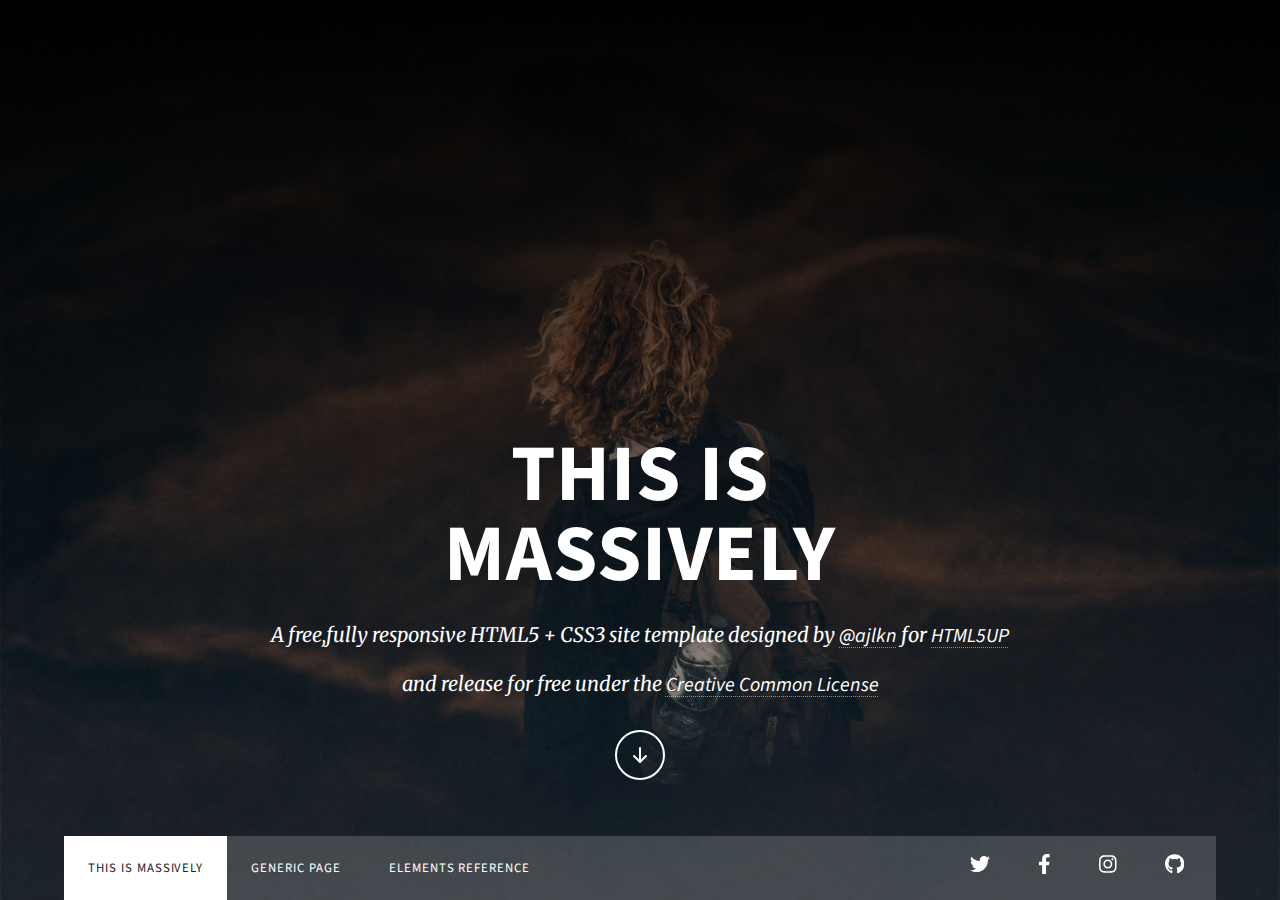
<file: index.html>
<!DOCTYPE html>
<html lang="en">
  <head>
    <meta charset="UTF-8" />
    <meta http-equiv="X-UA-Compatible" content="IE=edge" />
    <meta name="viewport" content="width=device-width, initial-scale=1.0" />
    <link rel="stylesheet" href="style.css" />
    <title>codedamn Project</title>
  </head>
  <body>
    <!-- start writing your code -->
    <div class="container">
      <header class="header">
        <h1>
          This is <br />
          Massively
        </h1>
      </header>

      <main class="main-content">
        <p>
          A free,fully responsive HTML5 + CSS3 site template designed by
          <a href="#">@ajlkn</a> for <a href="#">HTML5UP</a>
        </p>

        <p>
          and release for free under the <a href="#">Creative Common License</a>
        </p>
      </main>

      <section class="arrow">
        <a href="#">
          <svg
            class="arrow"
            width="30"
            height="30"
            viewBox="0 0 30 30"
            xmlns="http://www.w3.org/2000/svg"
            preserveAspectRatio="xMidYMid meet"
            role="img"
            aria-hidden="true"
          >
            <g>
              <title>Layer 1</title>
              <g id="svg_3">
                <path
                  id="svg_2"
                  d="m15,27c-6.62983,0 -12,-5.37017 -12,-12c0,-6.62983 5.37017,-12 12,-12c6.62983,0 12,5.37017 12,12c0,6.62983 -5.37017,12 -12,12z"
                  opacity="undefined"
                  stroke="currentColor"
                  fill="none"
                ></path>
                <path
                  id="svg_1"
                  d="m15.00014,10.99955a0.5,0.5 0 0 1 0.5,0.5l0,5.793l2.146,-2.147a0.5,0.5 0 0 1 0.708,0.708l-3,3a0.5,0.5 0 0 1 -0.708,0l-3,-3a0.5,0.5 0 1 1 0.708,-0.708l2.146,2.147l0,-5.793a0.5,0.5 0 0 1 0.5,-0.5z"
                  fill-rule="evenodd"
                  fill="currentColor"
                ></path>
              </g>
            </g>
          </svg>
        </a>
      </section>
    </div>

    <nav class="nav">
      <ul class="nav-list">
        <li>
          <a class="active nav-link" href="#">this is massively</a>
        </li>
        <li><a class="nav-link" href="#">generic page</a></li>
        <li><a class="nav-link" href="#">elements reference</a></li>
      </ul>

      <ul class="sm-links">
        <li>
          <a href="#" class="sm-icons">
            <svg
              class="twitter"
              xmlns="http://www.w3.org/2000/svg"
              aria-hidden="true"
              role="img"
              width="1em"
              height="1em"
              preserveAspectRatio="xMidYMid meet"
              viewBox="0 0 512 512"
            >
              <path
                fill="currentColor"
                d="M459.37 151.716c.325 4.548.325 9.097.325 13.645c0 138.72-105.583 298.558-298.558 298.558c-59.452 0-114.68-17.219-161.137-47.106c8.447.974 16.568 1.299 25.34 1.299c49.055 0 94.213-16.568 130.274-44.832c-46.132-.975-84.792-31.188-98.112-72.772c6.498.974 12.995 1.624 19.818 1.624c9.421 0 18.843-1.3 27.614-3.573c-48.081-9.747-84.143-51.98-84.143-102.985v-1.299c13.969 7.797 30.214 12.67 47.431 13.319c-28.264-18.843-46.781-51.005-46.781-87.391c0-19.492 5.197-37.36 14.294-52.954c51.655 63.675 129.3 105.258 216.365 109.807c-1.624-7.797-2.599-15.918-2.599-24.04c0-57.828 46.782-104.934 104.934-104.934c30.213 0 57.502 12.67 76.67 33.137c23.715-4.548 46.456-13.32 66.599-25.34c-7.798 24.366-24.366 44.833-46.132 57.827c21.117-2.273 41.584-8.122 60.426-16.243c-14.292 20.791-32.161 39.308-52.628 54.253z"
              />
            </svg>
          </a>
        </li>
        <li>
          <a href="#" class="sm-icons">
            <svg
              class="facebook"
              xmlns="http://www.w3.org/2000/svg"
              aria-hidden="true"
              role="img"
              width="0.63em"
              height="1em"
              preserveAspectRatio="xMidYMid meet"
              viewBox="0 0 320 512"
            >
              <path
                fill="currentColor"
                d="m279.14 288l14.22-92.66h-88.91v-60.13c0-25.35 12.42-50.06 52.24-50.06h40.42V6.26S260.43 0 225.36 0c-73.22 0-121.08 44.38-121.08 124.72v70.62H22.89V288h81.39v224h100.17V288z"
              />
            </svg>
          </a>
        </li>
        <li>
          <a href="#" class="sm-icons">
            <svg
              class="instagram"
              xmlns="http://www.w3.org/2000/svg"
              aria-hidden="true"
              role="img"
              width="0.88em"
              height="1em"
              preserveAspectRatio="xMidYMid meet"
              viewBox="0 0 448 512"
            >
              <path
                fill="currentColor"
                d="M224.1 141c-63.6 0-114.9 51.3-114.9 114.9s51.3 114.9 114.9 114.9S339 319.5 339 255.9S287.7 141 224.1 141zm0 189.6c-41.1 0-74.7-33.5-74.7-74.7s33.5-74.7 74.7-74.7s74.7 33.5 74.7 74.7s-33.6 74.7-74.7 74.7zm146.4-194.3c0 14.9-12 26.8-26.8 26.8c-14.9 0-26.8-12-26.8-26.8s12-26.8 26.8-26.8s26.8 12 26.8 26.8zm76.1 27.2c-1.7-35.9-9.9-67.7-36.2-93.9c-26.2-26.2-58-34.4-93.9-36.2c-37-2.1-147.9-2.1-184.9 0c-35.8 1.7-67.6 9.9-93.9 36.1s-34.4 58-36.2 93.9c-2.1 37-2.1 147.9 0 184.9c1.7 35.9 9.9 67.7 36.2 93.9s58 34.4 93.9 36.2c37 2.1 147.9 2.1 184.9 0c35.9-1.7 67.7-9.9 93.9-36.2c26.2-26.2 34.4-58 36.2-93.9c2.1-37 2.1-147.8 0-184.8zM398.8 388c-7.8 19.6-22.9 34.7-42.6 42.6c-29.5 11.7-99.5 9-132.1 9s-102.7 2.6-132.1-9c-19.6-7.8-34.7-22.9-42.6-42.6c-11.7-29.5-9-99.5-9-132.1s-2.6-102.7 9-132.1c7.8-19.6 22.9-34.7 42.6-42.6c29.5-11.7 99.5-9 132.1-9s102.7-2.6 132.1 9c19.6 7.8 34.7 22.9 42.6 42.6c11.7 29.5 9 99.5 9 132.1s2.7 102.7-9 132.1z"
              />
            </svg>
          </a>
        </li>
        <li>
          <a href="#" class="sm-icons">
            <svg
              class="github"
              xmlns="http://www.w3.org/2000/svg"
              aria-hidden="true"
              role="img"
              width="0.97em"
              height="1em"
              preserveAspectRatio="xMidYMid meet"
              viewBox="0 0 496 512"
            >
              <path
                fill="currentColor"
                d="M165.9 397.4c0 2-2.3 3.6-5.2 3.6c-3.3.3-5.6-1.3-5.6-3.6c0-2 2.3-3.6 5.2-3.6c3-.3 5.6 1.3 5.6 3.6zm-31.1-4.5c-.7 2 1.3 4.3 4.3 4.9c2.6 1 5.6 0 6.2-2s-1.3-4.3-4.3-5.2c-2.6-.7-5.5.3-6.2 2.3zm44.2-1.7c-2.9.7-4.9 2.6-4.6 4.9c.3 2 2.9 3.3 5.9 2.6c2.9-.7 4.9-2.6 4.6-4.6c-.3-1.9-3-3.2-5.9-2.9zM244.8 8C106.1 8 0 113.3 0 252c0 110.9 69.8 205.8 169.5 239.2c12.8 2.3 17.3-5.6 17.3-12.1c0-6.2-.3-40.4-.3-61.4c0 0-70 15-84.7-29.8c0 0-11.4-29.1-27.8-36.6c0 0-22.9-15.7 1.6-15.4c0 0 24.9 2 38.6 25.8c21.9 38.6 58.6 27.5 72.9 20.9c2.3-16 8.8-27.1 16-33.7c-55.9-6.2-112.3-14.3-112.3-110.5c0-27.5 7.6-41.3 23.6-58.9c-2.6-6.5-11.1-33.3 2.6-67.9c20.9-6.5 69 27 69 27c20-5.6 41.5-8.5 62.8-8.5s42.8 2.9 62.8 8.5c0 0 48.1-33.6 69-27c13.7 34.7 5.2 61.4 2.6 67.9c16 17.7 25.8 31.5 25.8 58.9c0 96.5-58.9 104.2-114.8 110.5c9.2 7.9 17 22.9 17 46.4c0 33.7-.3 75.4-.3 83.6c0 6.5 4.6 14.4 17.3 12.1C428.2 457.8 496 362.9 496 252C496 113.3 383.5 8 244.8 8zM97.2 352.9c-1.3 1-1 3.3.7 5.2c1.6 1.6 3.9 2.3 5.2 1c1.3-1 1-3.3-.7-5.2c-1.6-1.6-3.9-2.3-5.2-1zm-10.8-8.1c-.7 1.3.3 2.9 2.3 3.9c1.6 1 3.6.7 4.3-.7c.7-1.3-.3-2.9-2.3-3.9c-2-.6-3.6-.3-4.3.7zm32.4 35.6c-1.6 1.3-1 4.3 1.3 6.2c2.3 2.3 5.2 2.6 6.5 1c1.3-1.3.7-4.3-1.3-6.2c-2.2-2.3-5.2-2.6-6.5-1zm-11.4-14.7c-1.6 1-1.6 3.6 0 5.9c1.6 2.3 4.3 3.3 5.6 2.3c1.6-1.3 1.6-3.9 0-6.2c-1.4-2.3-4-3.3-5.6-2z"
              />
            </svg>
          </a>
        </li>
      </ul>
    </nav>
  </body>
</html>
</file>
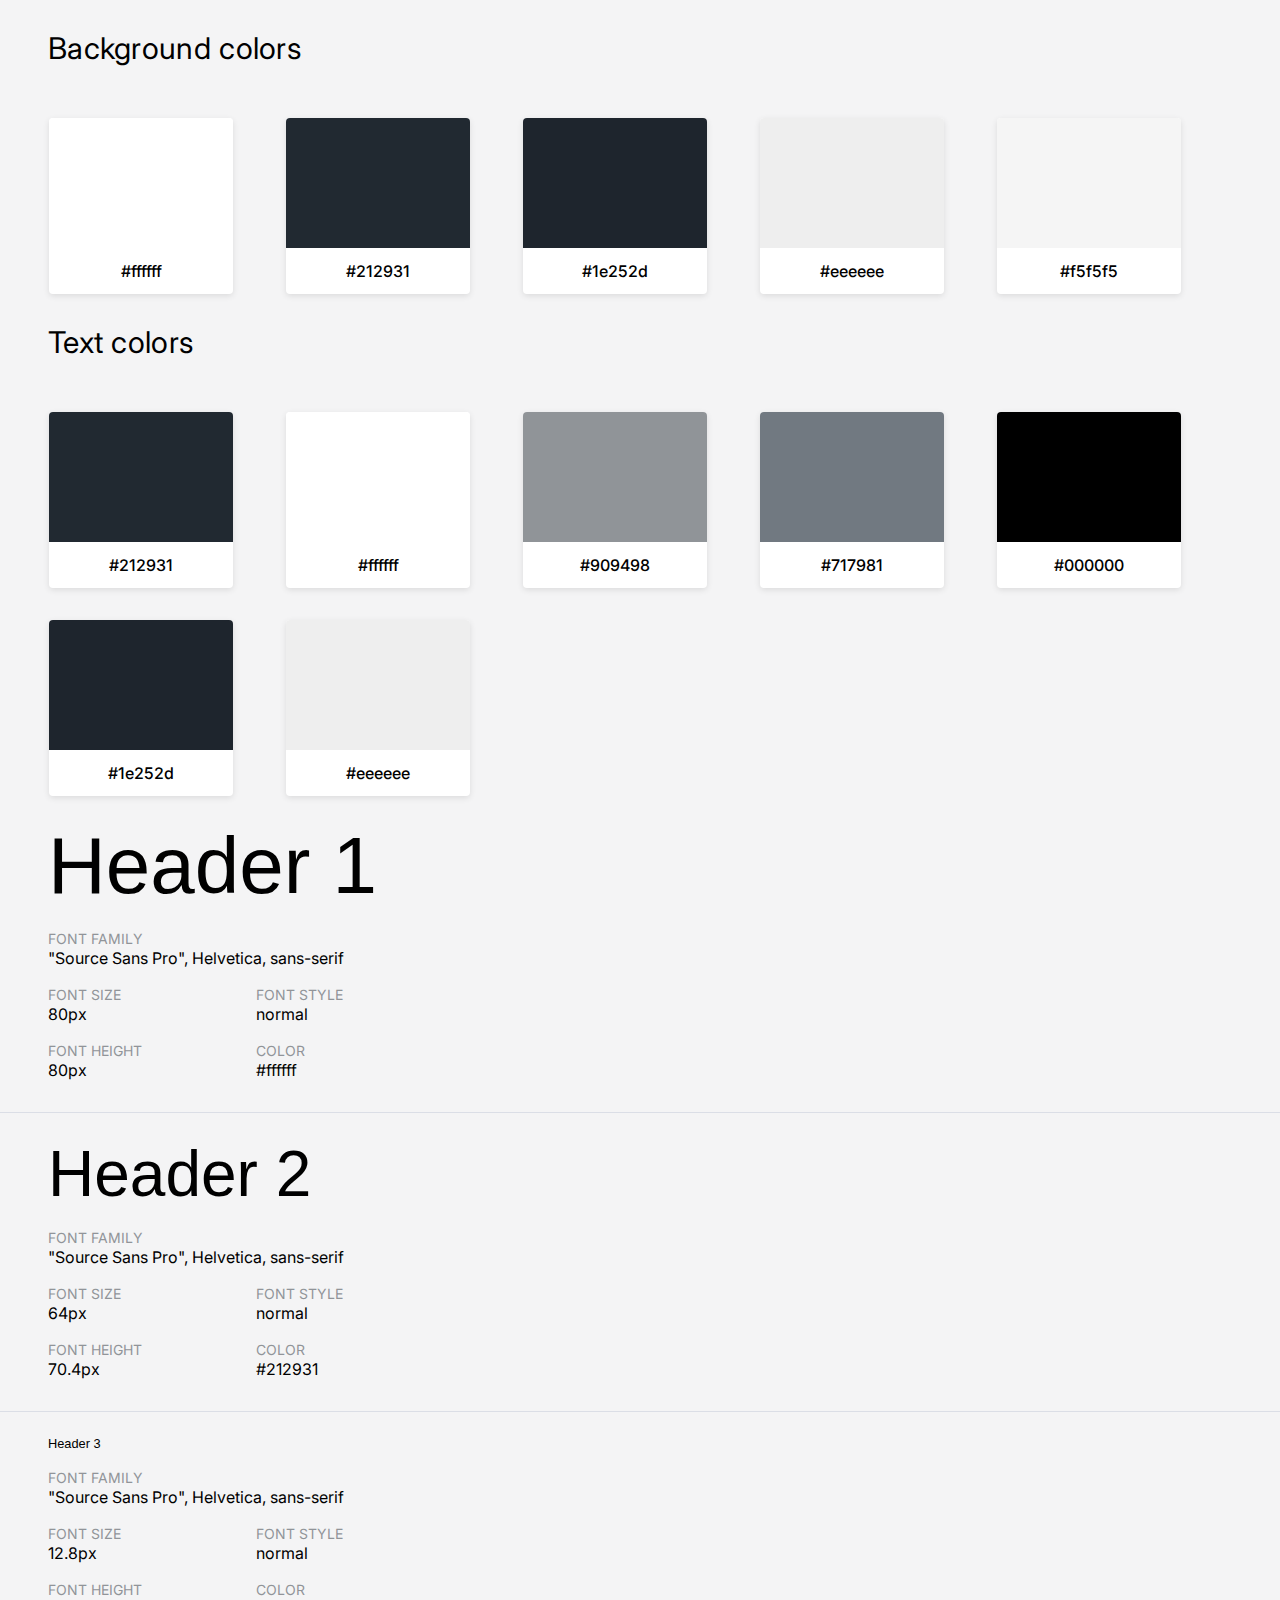
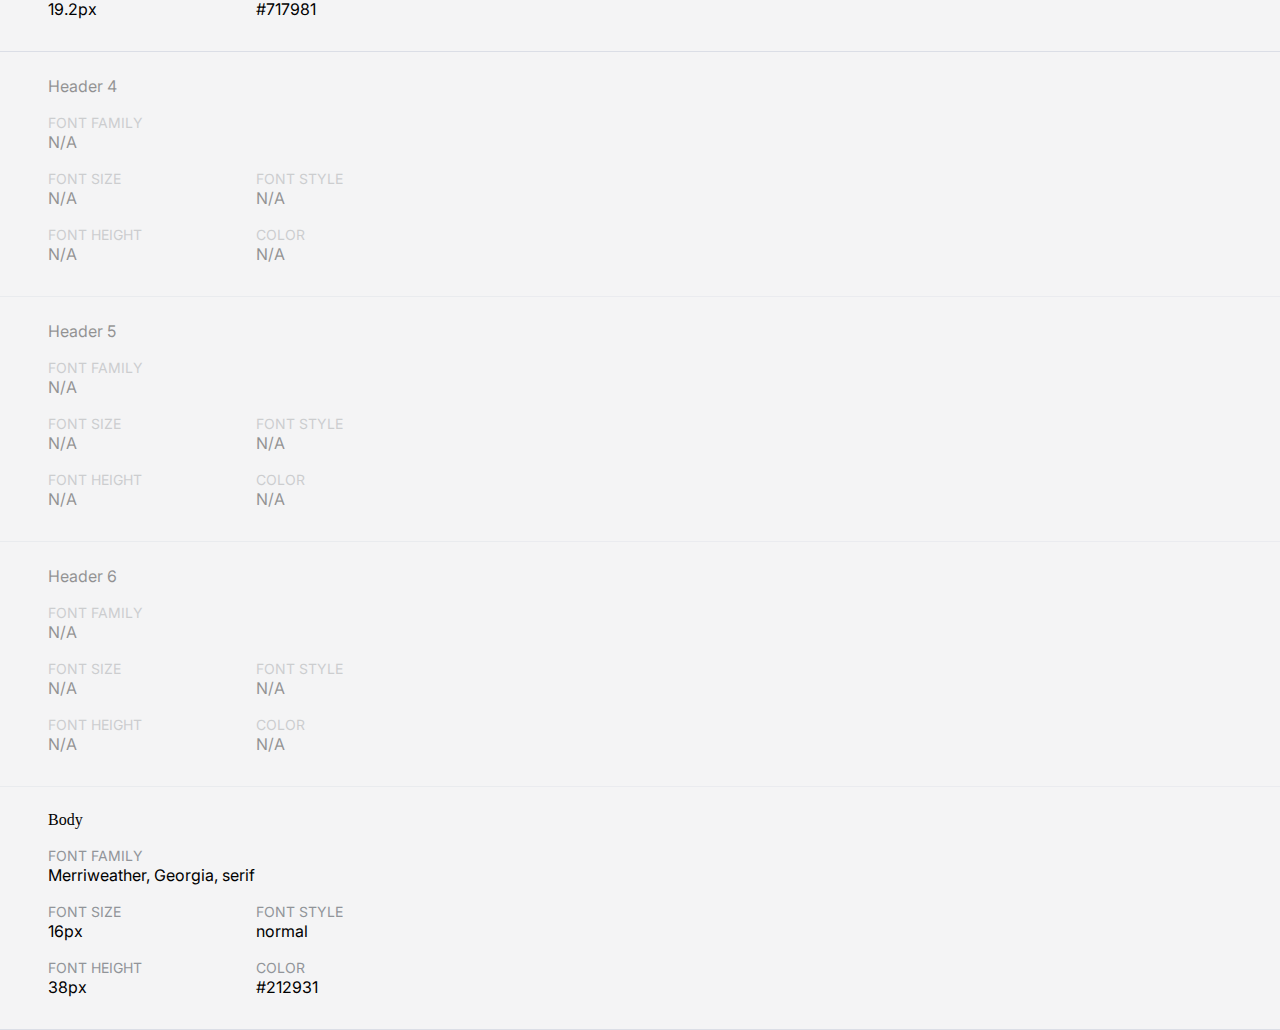
<file: style-guide.html>
<!DOCTYPE html>
<html lang="en">
<head>
    <meta charset="utf-8">
    <meta http-equiv="X-UA-Compatible" content="IE=edge,chrome=1">
	<link rel="preconnect" href="https://fonts.gstatic.com">
	<link href="https://fonts.googleapis.com/css2?family=Inter:wght@400;500&display=swap" rel="stylesheet">
    <link href="https://fonts.googleapis.com/css2?family=Manrope&display=swap" rel="stylesheet">
	<title>codedamn Project Style Guide</title>
    <!-- open this in browser to see the style guide -->
    <style>
        #header {
            margin: 0 auto;
            background-color: white;
        }

        #logo {
            padding-right: 10px;
			margin-top: 2px;
			height: 24px;
        }

		#header-logo {
		    height: 95px;
			position: relative;
		}
		
		#logo-text {
			position: absolute;
			top: 50%; left: 50%;
		    transform: translate(-50%,-50%);
			width: 305px;
		}

        h1 {
            font-family: Manrope;
			font-size: 24px;
			font-style: normal;
			font-weight: 400;
			line-height: 24px;
			letter-spacing: 0em;
			text-align: left;
			margin: 0px;
			
        }

        h2 {
            font-family: 'Inter', sans-serif;
            font-size:17px;
            color:#263646;
            margin-top:33px;
            margin-bottom:0px;
        }
		
		h2 span {
			font-family: 'Inter', sans-serif;
            font-size:10px;
            color:#777777;
            margin-top:33px;
            margin-bottom:0px;
		
		}

        h3 {
            color:#777777;
            margin-top:8px;
            margin-bottom:30px;
        }

        

        h4 {
            font-family:'Inter';
            font-weight:700;
            color:#777777;
            font-size:14px;
            margin-top: 24px;
            margin-bottom: 0px;

        }
		
		h4 span {
			font-size:12px;
		}
		
		h5 {
			color: white;
			margin: 0px auto;
			padding-top: 7px;
			padding-bottom: 7px;
			
		}
		
		body {
			margin:0px !important;
		}

        span {
            font-family: 'Inter', sans-serif;
            color:#777777;
            margin-top:7px;
            margin-bottom:0px;
            font-size:14px;
        }

        p {
            font-family: 'Inter', sans-serif;
			color: black;
            text-align:center;
            margin-top: 13px;
            margin-bottom: 13px;
        }



        img {
            float:left;
        }

        #main-holder {
            clear:both;
			background-color:#f4f4f5;
        }

        #backgrondcolors {
            
        }
		
		.color-section {
			font-family: Inter;
			font-size: 30px;
			font-style: normal;
			font-weight: 400;
			letter-spacing: 0.01em;
			text-align: left;
			padding: 30px 0 20px 48px;
		}

        #textcolors {
            
        }

        .color-wrapper {
            display:inline-block;
            margin-top: 32px;
			box-shadow: 0px 2px 6px rgba(0, 0, 0, 0.1);
			border-radius: 4px;
			background-color: white;
			margin-left: 49px;
			font-size: 16px;
			font-weight: 500;
        }
        .color-holder {
            width: 184px;
            height: 130px;
            background: #ACACAC;
            margin: auto;
			border-radius: 4px 4px 0px 0px;
        }
		
		.not-set {
			opacity:0.4;
		}

        .typography-header {
            padding-left: 48px;
            padding-top: 24px;
            padding-bottom: 16px;
        }

        #typography {
            font-family: Inter;
            font-size: 16px;
            font-style: normal;
            font-weight: 400;
            letter-spacing: 0em;
            text-align: left;
            color: black;
        }

        #typography span {
            color: #919499;
            text-transform: uppercase;
            line-height: 19px;
        }

        .typography-row {
            padding-left: 48px;
            padding-bottom: 16px;
        }

        .typography-col-1{
            display: inline-block;
        }

        .typography-col-2{
            display: inline-block;
            position: absolute;
            left: 256px;
        }

        dt {
            border-bottom: 1px solid #DBDEE6;
            padding-bottom: 16px;
        }
    </style>
</head>

<div id="main-holder" class="container_16">
    <div id="backgrondcolors">
		<div class="color-section">Background colors</div>
        
        
        <div class="color-wrapper">
            <div class="color-holder" id="color-holder-1" style="background-color:#ffffff">
            </div>
			<div class="color-text">
				<p>#ffffff</p>
			</div>
        </div>

        
        
        
        <div class="color-wrapper">
            <div class="color-holder" id="color-holder-2" style="background-color:#212931">
            </div>
			<div class="color-text">
				<p>#212931</p>
			</div>
        </div>

        
        
        
        <div class="color-wrapper">
            <div class="color-holder" id="color-holder-3" style="background-color:#1e252d">
            </div>
			<div class="color-text">
				<p>#1e252d</p>
			</div>
        </div>

        
        
        
        <div class="color-wrapper">
            <div class="color-holder" id="color-holder-4" style="background-color:#eeeeee">
            </div>
			<div class="color-text">
				<p>#eeeeee</p>
			</div>
        </div>

        
        
        
        <div class="color-wrapper">
            <div class="color-holder" id="color-holder-5" style="background-color:#f5f5f5">
            </div>
			<div class="color-text">
				<p>#f5f5f5</p>
			</div>
        </div>

        
        
    </div>

    <div id="textcolors">
		<div class="color-section">Text colors</div>
        
        
        <div class="color-wrapper">
            <div class="color-holder" id="color-1" style="background-color:#212931">
            </div>
            <p>#212931</p>
        </div>
        
        
        
        <div class="color-wrapper">
            <div class="color-holder" id="color-2" style="background-color:#ffffff">
            </div>
            <p>#ffffff</p>
        </div>
        
        
        
        <div class="color-wrapper">
            <div class="color-holder" id="color-3" style="background-color:#909498">
            </div>
            <p>#909498</p>
        </div>
        
        
        
        <div class="color-wrapper">
            <div class="color-holder" id="color-4" style="background-color:#717981">
            </div>
            <p>#717981</p>
        </div>
        
        
        
        <div class="color-wrapper">
            <div class="color-holder" id="color-5" style="background-color:#000000">
            </div>
            <p>#000000</p>
        </div>
        
        
        
        <div class="color-wrapper">
            <div class="color-holder" id="color-6" style="background-color:#1e252d">
            </div>
            <p>#1e252d</p>
        </div>
        
        
        
        <div class="color-wrapper">
            <div class="color-holder" id="color-7" style="background-color:#eeeeee">
            </div>
            <p>#eeeeee</p>
        </div>
        
        
    </div>
    <div id="typography">
        <div class="typeclass">
            
            
            <dt id="result-header-h1-dt" class=" first">
            <div class="typography-header">
                <div style="font-family:&#34;Source Sans Pro&#34;, Helvetica, sans-serif; font-style:normal; font-size:80px; line-height:; color:; background-color:transparent;margin-left: 0px;">Header 1</div>
            </div>
            <div>
                <div class="typography-row"><span>Font Family</span><br>&#34;Source Sans Pro&#34;, Helvetica, sans-serif</div>
                <div class="typography-row"><div class="typography-col-1"><span>Font Size</span><br>80px</div><div class="typography-col-2"><span>Font Style</span><br>normal</div></div>
                <div class="typography-row"><div class="typography-col-1"><span>Font Height</span><br>80px</div><div class="typography-col-2"><span>Color</span><br>#ffffff</div></div>      
            </div>
            </dt>
            
            
            <dt id="result-header-h2-dt" class=" ">
            <div class="typography-header">
                <div style="font-family:&#34;Source Sans Pro&#34;, Helvetica, sans-serif; font-style:normal; font-size:64px; line-height:; color:; background-color:transparent;margin-left: 0px;">Header 2</div>
            </div>
            <div>
                <div class="typography-row"><span>Font Family</span><br>&#34;Source Sans Pro&#34;, Helvetica, sans-serif</div>
                <div class="typography-row"><div class="typography-col-1"><span>Font Size</span><br>64px</div><div class="typography-col-2"><span>Font Style</span><br>normal</div></div>
                <div class="typography-row"><div class="typography-col-1"><span>Font Height</span><br>70.4px</div><div class="typography-col-2"><span>Color</span><br>#212931</div></div>      
            </div>
            </dt>
            
            
            <dt id="result-header-h3-dt" class=" ">
            <div class="typography-header">
                <div style="font-family:&#34;Source Sans Pro&#34;, Helvetica, sans-serif; font-style:normal; font-size:12.8px; line-height:; color:; background-color:transparent;margin-left: 0px;">Header 3</div>
            </div>
            <div>
                <div class="typography-row"><span>Font Family</span><br>&#34;Source Sans Pro&#34;, Helvetica, sans-serif</div>
                <div class="typography-row"><div class="typography-col-1"><span>Font Size</span><br>12.8px</div><div class="typography-col-2"><span>Font Style</span><br>normal</div></div>
                <div class="typography-row"><div class="typography-col-1"><span>Font Height</span><br>19.2px</div><div class="typography-col-2"><span>Color</span><br>#717981</div></div>      
            </div>
            </dt>
            
            
            <dt id="result-header-h4-dt" class="not-set ">
            <div class="typography-header">
                <div style="font-family:N/A; font-style:N/A; font-size:N/A; line-height:; color:; background-color:transparent;margin-left: 0px;">Header 4</div>
            </div>
            <div>
                <div class="typography-row"><span>Font Family</span><br>N/A</div>
                <div class="typography-row"><div class="typography-col-1"><span>Font Size</span><br>N/A</div><div class="typography-col-2"><span>Font Style</span><br>N/A</div></div>
                <div class="typography-row"><div class="typography-col-1"><span>Font Height</span><br>N/A</div><div class="typography-col-2"><span>Color</span><br>N/A</div></div>      
            </div>
            </dt>
            
            
            <dt id="result-header-h5-dt" class="not-set ">
            <div class="typography-header">
                <div style="font-family:N/A; font-style:N/A; font-size:N/A; line-height:; color:; background-color:transparent;margin-left: 0px;">Header 5</div>
            </div>
            <div>
                <div class="typography-row"><span>Font Family</span><br>N/A</div>
                <div class="typography-row"><div class="typography-col-1"><span>Font Size</span><br>N/A</div><div class="typography-col-2"><span>Font Style</span><br>N/A</div></div>
                <div class="typography-row"><div class="typography-col-1"><span>Font Height</span><br>N/A</div><div class="typography-col-2"><span>Color</span><br>N/A</div></div>      
            </div>
            </dt>
            
            
            <dt id="result-header-h6-dt" class="not-set ">
            <div class="typography-header">
                <div style="font-family:N/A; font-style:N/A; font-size:N/A; line-height:; color:; background-color:transparent;margin-left: 0px;">Header 6</div>
            </div>
            <div>
                <div class="typography-row"><span>Font Family</span><br>N/A</div>
                <div class="typography-row"><div class="typography-col-1"><span>Font Size</span><br>N/A</div><div class="typography-col-2"><span>Font Style</span><br>N/A</div></div>
                <div class="typography-row"><div class="typography-col-1"><span>Font Height</span><br>N/A</div><div class="typography-col-2"><span>Color</span><br>N/A</div></div>      
            </div>
            </dt>
            

            
            <dt id="result-header-h7-dt" class=" ">
            <div class="typography-header">
                <div style="font-family:Merriweather, Georgia, serif; font-style:normal; font-size:16px; line-height:; color:; background-color:transparent;margin-left: 0px;">Body</div>
            </div>
            <div>
                <div class="typography-row"><span>Font Family</span><br>Merriweather, Georgia, serif</div>
                <div class="typography-row"><div class="typography-col-1"><span>Font Size</span><br>16px</div><div class="typography-col-2"><span>Font Style</span><br>normal</div></div>
                <div class="typography-row"><div class="typography-col-1"><span>Font Height</span><br>38px</div><div class="typography-col-2"><span>Color</span><br>#212931</div></div>      
            </div>
            </dt>
        </div>
    </div>
</div>
</file>
<file: style.css>
@import url('https://fonts.googleapis.com/css?family=Merriweather:300,700,300italic,700italic|Source+Sans+Pro:900');

/* TODO: Add responsive design for different screen size */

* {
  margin: 0;
  padding: 0;
  box-sizing: border-box;
  font-family: 'Source Sans Pro', Helvetica, sans-serif;
}

.container {
  /* background-image: url(./assets/images/bg.jpg); */
  background-image: url('./assets/images/overlay.png'),
    linear-gradient(0deg, rgba(0, 0, 0, 0.1), rgba(0, 0, 0, 10)),
    url('./assets/images/bg.jpg');
  background-size: 100%;
  height: 100vh;
  width: 100vw;
  background-repeat: no-repeat;
  background-attachment: scroll;
  display: flex;
  flex-direction: column;
  justify-content: center;
  align-items: center;
}

.header h1 {
  font-size: 5rem;
  font-style: normal;
  text-transform: uppercase;
  line-height: 1;
  letter-spacing: 0.075rem;
  color: #fff;
  text-align: center;
  padding-top: 20rem;
}

.main-content p {
  font-family: 'Merriweather', Georgia, serif;
  font-size: 1.25rem;
  font-style: italic;
  text-align: center;
  color: #fff;
  line-height: 1rem;
  margin-bottom: 2rem;
  margin-top: 2rem;
}

.main-content a:link,
.main-content a:visited {
  color: #fff;
  text-decoration: underline dotted rgba(255, 255, 255, 0.5) 0.05em;
  text-underline-offset: 0.25em;
}

.main-content a:hover {
  text-decoration: none;
  color: rgb(27, 192, 239);
}

.arrow {
  width: 60px;
  height: 60px;
  color: #fff;
}

.arrow:hover {
  color: rgb(27, 192, 239);
}

.nav {
  width: calc(100% - 4rem);
  height: 4rem;
  background-color: rgba(255, 255, 255, 0.175);
  display: flex;
  justify-content: space-between;
  align-items: center;
  margin: -4rem auto 0 auto;
  max-width: 72rem;
}

.nav-list {
  display: flex;
  justify-content: flex-start;
  align-items: center;
  list-style: none;
  height: 100%;
  padding: 0;
}

.nav-list li {
  height: 100%;
}

.nav-link {
  color: #fff;
  text-decoration: none;
  text-transform: uppercase;
  letter-spacing: 0.075em;
  font-size: 0.8rem;
  padding: 0 1.5rem;
  display: flex;
  justify-content: center;
  align-items: center;
  width: 100%;
  height: 100%;
}

.nav-link:hover {
  background-color: rgba(255, 255, 255, 0.1);
}

.active {
  color: #1e252d;
  background-color: white;
}

.sm-links {
  display: flex;
  list-style-type: none;
  gap: 2rem;
  padding-right: 1rem;
}

.sm-icons {
  color: #fff;
  font-size: 1.25rem;
  padding-right: 1rem;
}

.sm-icons:hover {
  color: rgb(27, 192, 239);
}
</file>
